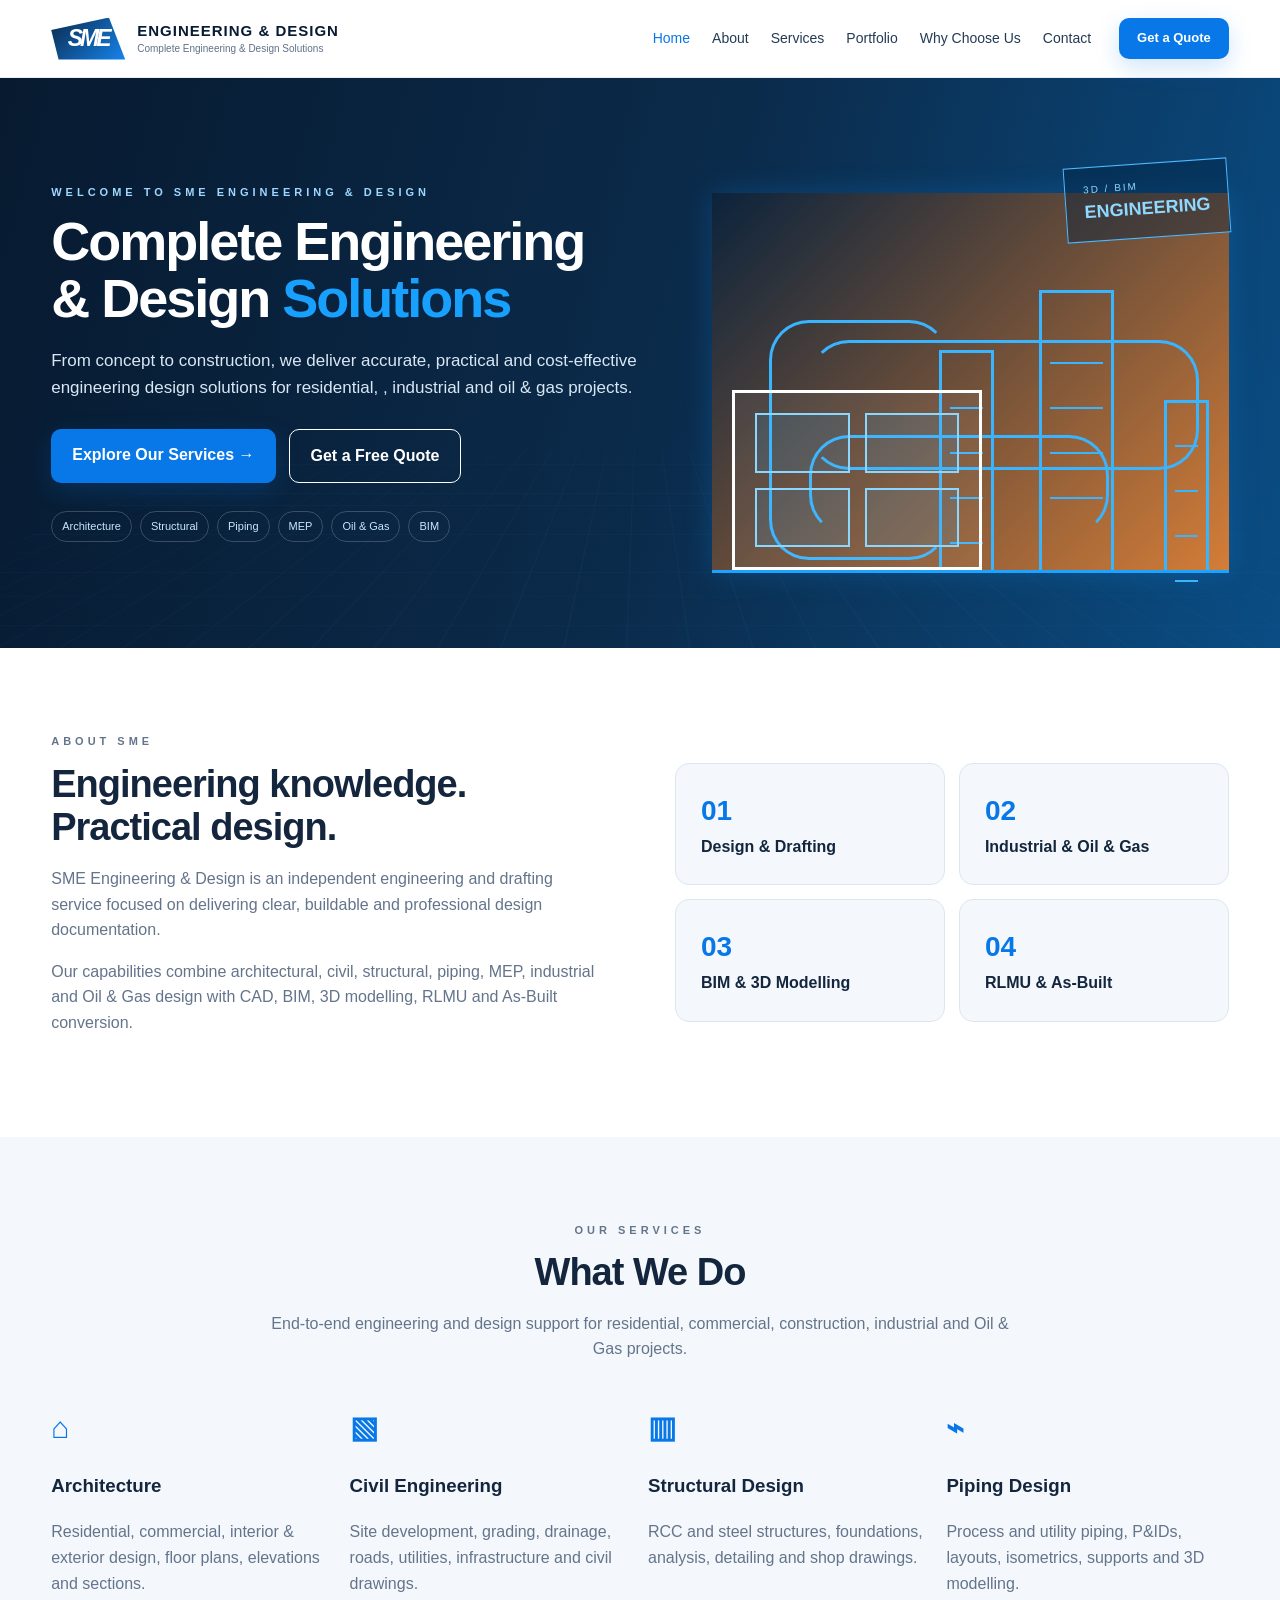
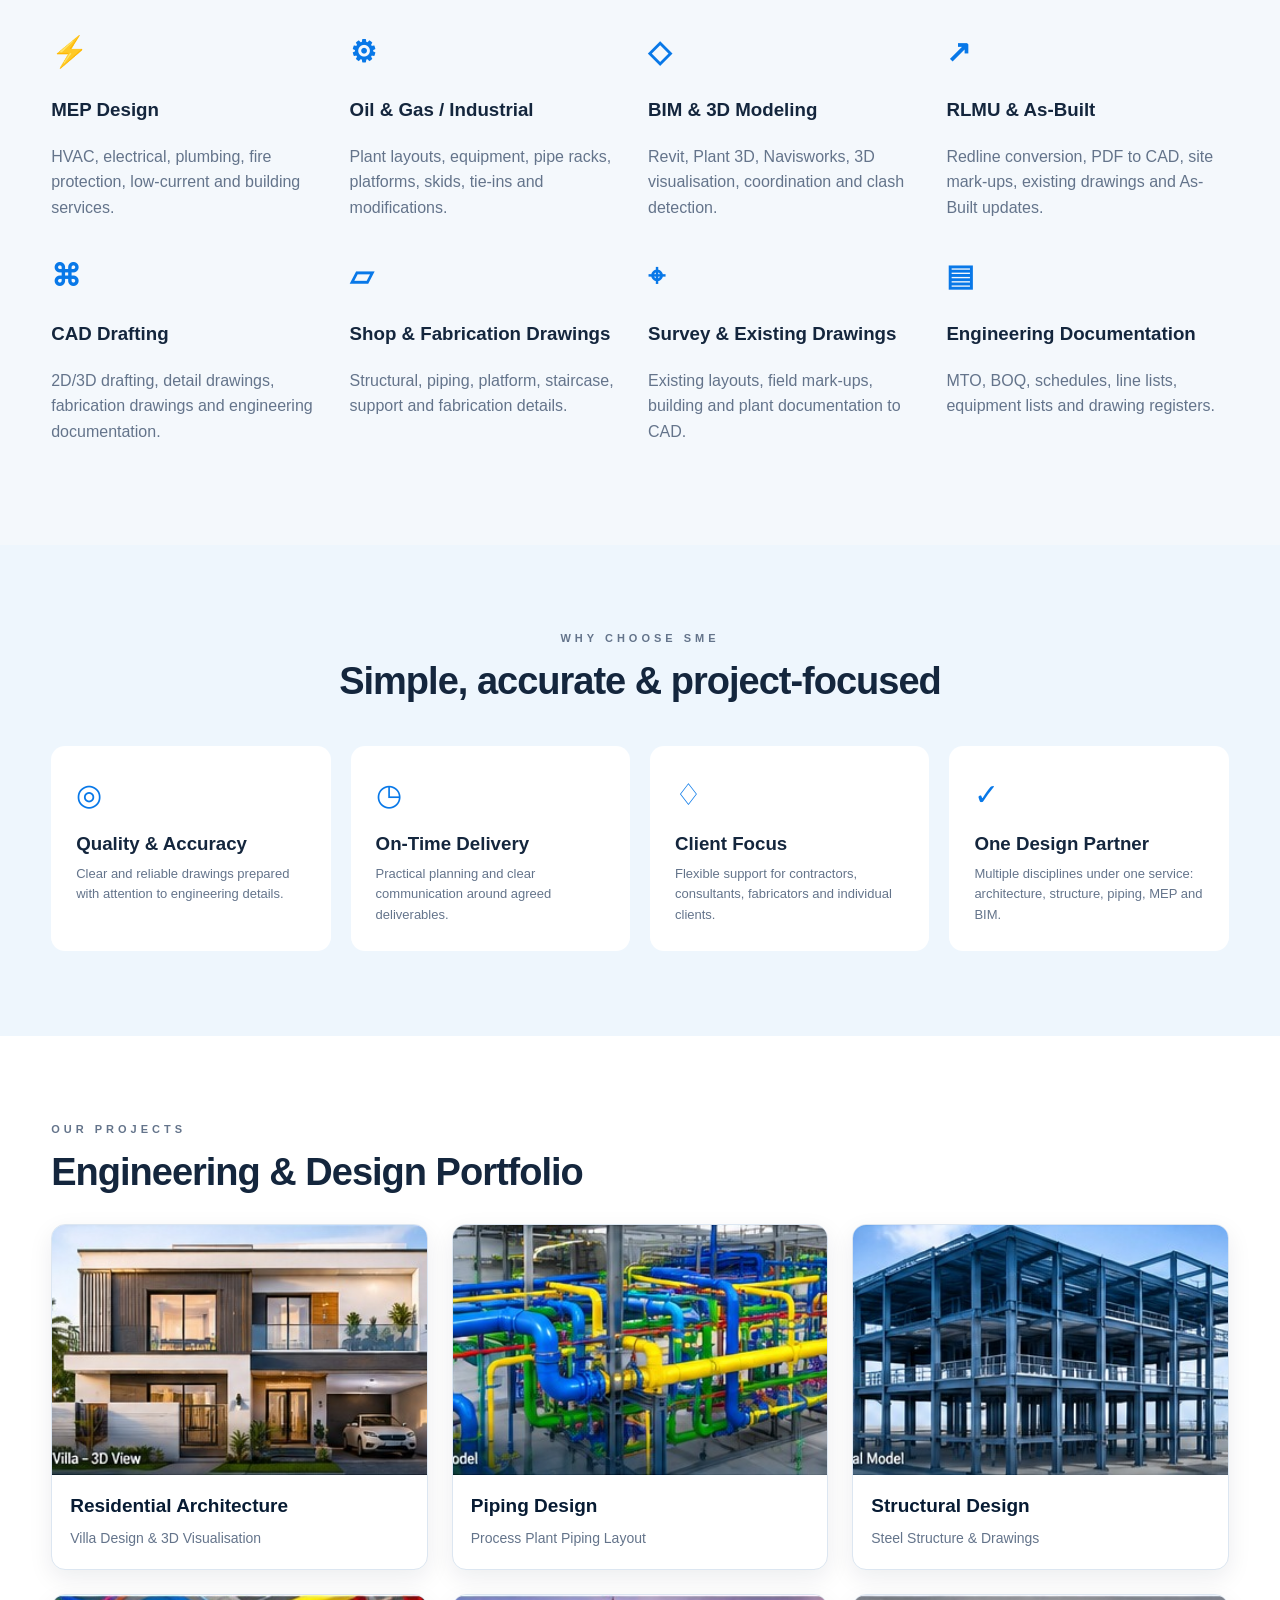
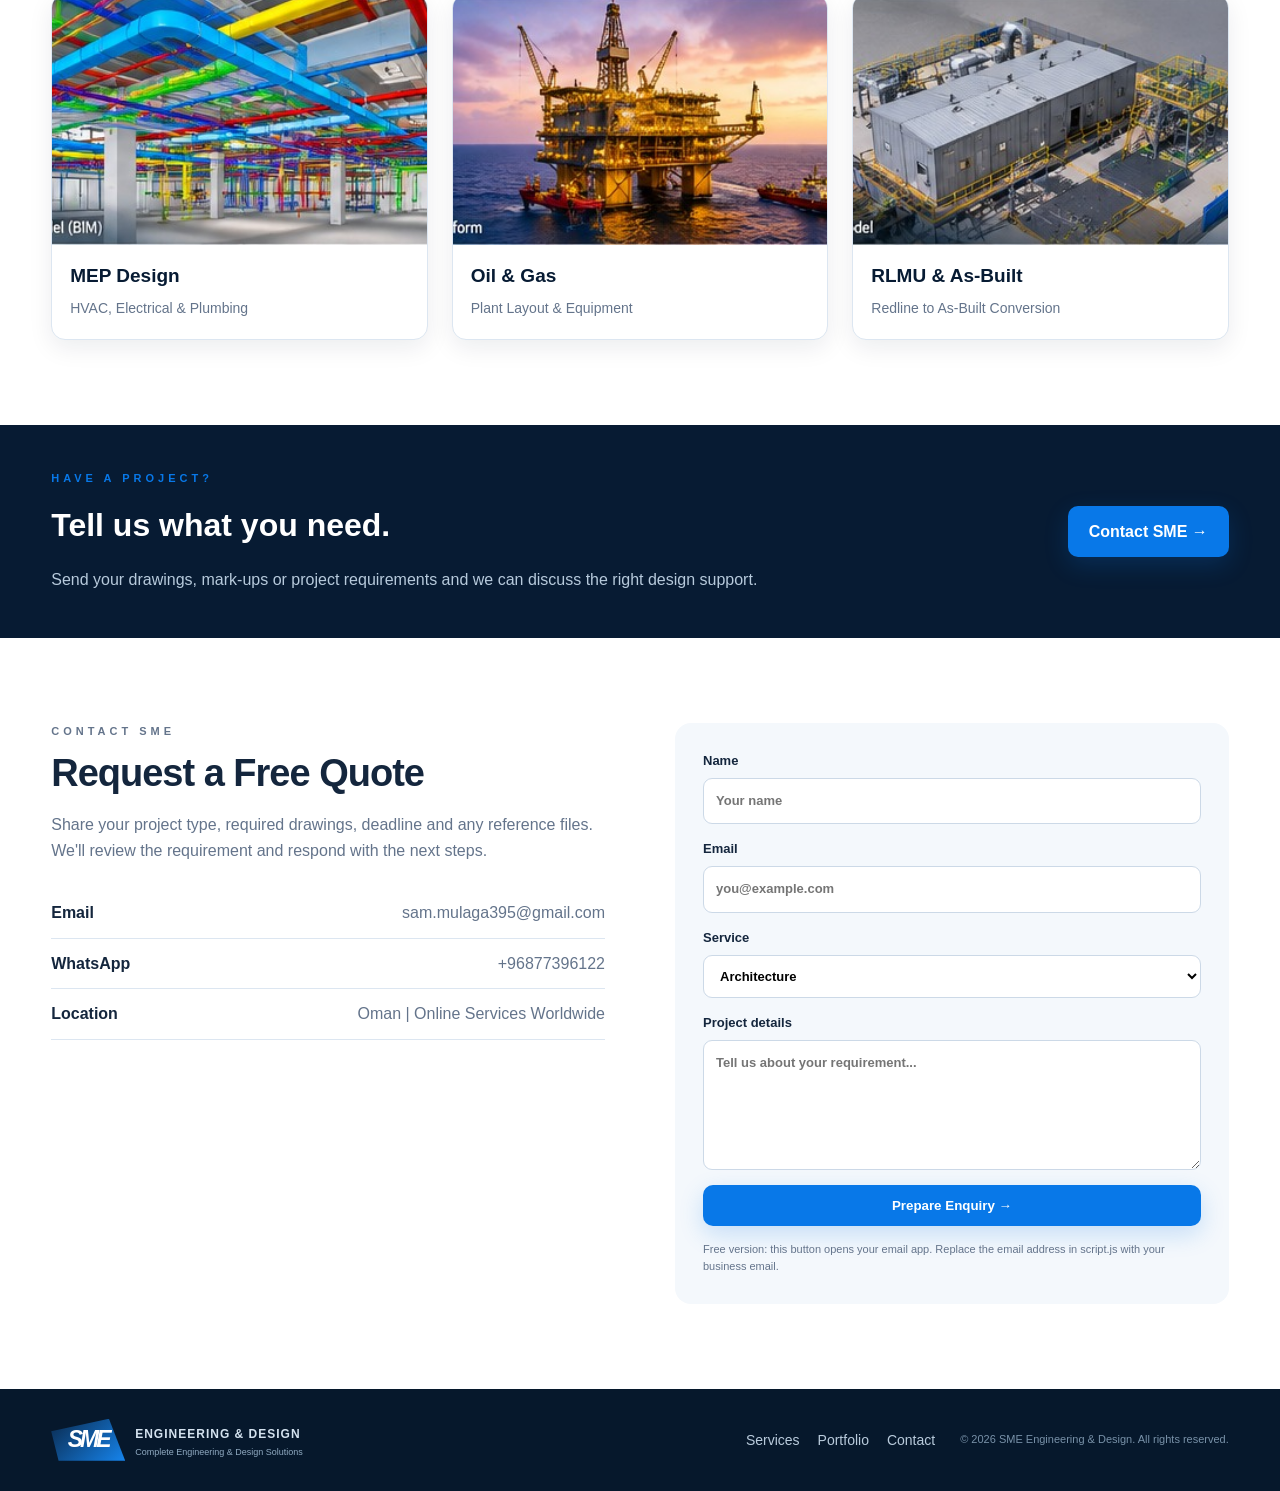
<file: index.html>
<!DOCTYPE html>
<html lang="en">
<head>
  <meta charset="UTF-8">
  <meta name="viewport" content="width=device-width, initial-scale=1.0">
  <meta name="description" content="SME Engineering & Design - Architecture, Civil, Structural, Piping, MEP, Oil & Gas, BIM, CAD, RLMU and As-Built services.">
  <title>SME Engineering & Design | Complete Engineering & Design Solutions</title>
  <meta name="google-site-verification" content="lSyqzB32HlOAqiGQVl1wLj9aMrMfGitOheNrt9rDZCI" />
  <link rel="stylesheet" href="style.css">
  <link rel="icon" type="image/png"
      href="/sme-engineering/favicon.png"
      sizes="512x512">
<link rel="apple-touch-icon"
      href="/sme-engineering/favicon.png">
</head>
<body>
<header class="header">
  <div class="container nav">
    <a class="brand" href="#home" aria-label="SME Engineering & Design home">
      <span class="logo-mark"><span>SME</span></span>
      <span class="brand-text"><strong>ENGINEERING & DESIGN</strong><small>Complete Engineering & Design Solutions</small></span>
    </a>
    <button class="menu-btn" aria-label="Open menu">☰</button>
    <nav class="nav-links">
      <a class="active" href="#home">Home</a>
      <a href="#about">About</a>
      <a href="#services">Services</a>
      <a href="#portfolio">Portfolio</a>
      <a href="#why">Why Choose Us</a>
      <a href="#contact">Contact</a>
    </nav>
    <a class="btn btn-small" href="https://wa.me/96877396122">Get a Quote</a>
  </div>
</header>
<main>
<section id="home" class="hero">
  <div class="hero-grid"></div>
  <div class="container hero-content">
    <div class="hero-copy">
      <p class="eyebrow">WELCOME TO SME ENGINEERING & DESIGN</p>
      <h1>Complete Engineering <br>&amp; Design <span>Solutions</span></h1>
      <p class="lead">From concept to construction, we deliver accurate, practical and cost-effective engineering design solutions for residential, , industrial and oil &amp; gas projects.</p>
      <div class="hero-actions">
        <a class="btn" href="#services">Explore Our Services →</a>
        <a class="btn btn-outline" href="https://wa.me/96877396122">Get a Free Quote</a>
      </div>
      <div class="hero-tags">
        <span>Architecture</span><span>Structural</span><span>Piping</span><span>MEP</span><span>Oil &amp; Gas</span><span>BIM</span>
      </div>
    </div>
    <div class="hero-visual" aria-hidden="true">
      <div class="plant">
        <div class="tower t1"></div><div class="tower t2"></div><div class="tower t3"></div>
        <div class="pipe p1"></div><div class="pipe p2"></div><div class="pipe p3"></div>
        <div class="building"><i></i><i></i><i></i><i></i></div>
      </div>
      <div class="blueprint"><span>3D / BIM</span><b>ENGINEERING</b></div>
    </div>
  </div>
</section>
<section id="about" class="section about">
  <div class="container split">
    <div>
      <p class="eyebrow">ABOUT SME</p>
      <h2>Engineering knowledge. Practical design.</h2>
      <p>SME Engineering &amp; Design is an independent engineering and drafting service focused on delivering clear, buildable and professional design documentation.</p>
      <p>Our capabilities combine architectural, civil, structural, piping, MEP, industrial and Oil &amp; Gas design with CAD, BIM, 3D modelling, RLMU and As-Built conversion.</p>
    </div>
    <div class="stats">
      <div><strong>01</strong><span>Design &amp; Drafting</span></div>
      <div><strong>02</strong><span>Industrial &amp; Oil &amp; Gas</span></div>
      <div><strong>03</strong><span>BIM &amp; 3D Modelling</span></div>
      <div><strong>04</strong><span>RLMU &amp; As-Built</span></div>
    </div>
  </div>
</section>
<section id="services" class="section services">
  <div class="container">
    <div class="section-head">
      <p class="eyebrow">OUR SERVICES</p>
      <h2>What We Do</h2>
      <p>End-to-end engineering and design support for residential, commercial, construction, industrial and Oil &amp; Gas projects.</p>
    </div>
    <div class="service-grid">
      <article class=""><div class="icon">⌂</div><h3>Architecture</h3><p>Residential, commercial, interior &amp; exterior design, floor plans, elevations and sections.</p></article>
      <article class=""><div class="icon">▧</div><h3>Civil Engineering</h3><p>Site development, grading, drainage, roads, utilities, infrastructure and civil drawings.</p></article>
      <article class=""><div class="icon">▥</div><h3>Structural Design</h3><p>RCC and steel structures, foundations, analysis, detailing and shop drawings.</p></article>
      <article class=""><div class="icon">⌁</div><h3>Piping Design</h3><p>Process and utility piping, P&amp;IDs, layouts, isometrics, supports and 3D modelling.</p></article>
      <article class=""><div class="icon">⚡</div><h3>MEP Design</h3><p>HVAC, electrical, plumbing, fire protection, low-current and building services.</p></article>
      <article class=""><div class="icon">⚙</div><h3>Oil &amp; Gas / Industrial</h3><p>Plant layouts, equipment, pipe racks, platforms, skids, tie-ins and modifications.</p></article>
      <article class=""><div class="icon">◇</div><h3>BIM &amp; 3D Modeling</h3><p>Revit, Plant 3D, Navisworks, 3D visualisation, coordination and clash detection.</p></article>
      <article class=" featured"><div class="icon">↗</div><h3>RLMU &amp; As-Built</h3><p>Redline conversion, PDF to CAD, site mark-ups, existing drawings and As-Built updates.</p></article>
      <article class=""><div class="icon">⌘</div><h3>CAD Drafting</h3><p>2D/3D drafting, detail drawings, fabrication drawings and engineering documentation.</p></article>
      <article class=""><div class="icon">▱</div><h3>Shop &amp; Fabrication Drawings</h3><p>Structural, piping, platform, staircase, support and fabrication details.</p></article>
      <article class=""><div class="icon">⌖</div><h3>Survey &amp; Existing Drawings</h3><p>Existing layouts, field mark-ups, building and plant documentation to CAD.</p></article>
      <article class=""><div class="icon">▤</div><h3>Engineering Documentation</h3><p>MTO, BOQ, schedules, line lists, equipment lists and drawing registers.</p></article>
    </div>
  </div>
</section>
<section id="why" class="section why">
  <div class="container">
    <div class="section-head">
      <p class="eyebrow">WHY CHOOSE SME</p>
      <h2>Simple, accurate &amp; project-focused</h2>
    </div>
    <div class="why-grid">
      <div><span>◎</span><h3>Quality &amp; Accuracy</h3><p>Clear and reliable drawings prepared with attention to engineering details.</p></div>
      <div><span>◷</span><h3>On-Time Delivery</h3><p>Practical planning and clear communication around agreed deliverables.</p></div>
      <div><span>♢</span><h3>Client Focus</h3><p>Flexible support for contractors, consultants, fabricators and individual clients.</p></div>
      <div><span>✓</span><h3>One Design Partner</h3><p>Multiple disciplines under one service: architecture, structure, piping, MEP and BIM.</p></div>
    </div>
  </div>
</section>
<section id="portfolio" class="section portfolio">
  <div class="container">
    <p class="eyebrow">OUR PROJECTS</p>
    <h2>Engineering & Design Portfolio</h2>

    <div class="portfolio-grid">

      <div class="project">
        <img src="images/portfolio/01_residential_architecture.jpg"
             alt="Residential Architecture" loading="lazy">
        <h3>Residential Architecture</h3>
        <p>Villa Design & 3D Visualisation</p>
      </div>

      <div class="project">
        <img src="images/portfolio/04_piping_3d_model.jpg"
             alt="Piping Design" loading="lazy">
        <h3>Piping Design</h3>
        <p>Process Plant Piping Layout</p>
      </div>

      <div class="project">
        <img src="images/portfolio/07_structural_3d_model.jpg"
             alt="Structural Design" loading="lazy">
        <h3>Structural Design</h3>
        <p>Steel Structure & Drawings</p>
      </div>

      <div class="project">
        <img src="images/portfolio/10_mep_3d_bim_model.jpg"
             alt="MEP Design" loading="lazy">
        <h3>MEP Design</h3>
        <p>HVAC, Electrical & Plumbing</p>
      </div>

      <div class="project">
        <img src="images/portfolio/13_oil_gas_offshore_platform.jpg"
             alt="Oil and Gas Engineering" loading="lazy">
        <h3>Oil & Gas</h3>
        <p>Plant Layout & Equipment</p>
      </div>

      <div class="project">
        <img src="images/portfolio/16_rlmu_3d_model.jpg"
             alt="RLMU and As-Built" loading="lazy">
        <h3>RLMU & As-Built</h3>
        <p>Redline to As-Built Conversion</p>
      </div>

    </div>
  </div>
</section>
<section class="cta">
  <div class="container cta-inner">
    <div><p class="eyebrow">HAVE A PROJECT?</p><h2>Tell us what you need.</h2><p>Send your drawings, mark-ups or project requirements and we can discuss the right design support.</p></div>
    <a class="btn" href="#contact">Contact SME →</a>
  </div>
</section>

<section id="contact" class="section contact">
  <div class="container contact-grid">
    <div>
      <p class="eyebrow">CONTACT SME</p>
      <h2>Request a Free Quote</h2>
      <p>Share your project type, required drawings, deadline and any reference files. We'll review the requirement and respond with the next steps.</p>
      <div class="contact-list">
        <div><b>Email</b><span>sam.mulaga395@gmail.com</span></div>
        <div><b>WhatsApp</b><span>+96877396122</span></div>
        <div><b>Location</b><span>Oman | Online Services Worldwide</span></div>
      </div>
    </div>
    <form class="quote-form" onsubmit="sendQuote(event)">
      <label>Name<input id="name" required placeholder="Your name"></label>
      <label>Email<input id="email" type="email" required placeholder="you@example.com"></label>
      <label>Service<select id="service"><option>Architecture</option><option>Civil / Structural</option><option>Piping / P&ID</option><option>MEP / Electrical</option><option>Oil & Gas / Industrial</option><option>BIM / 3D</option><option>RLMU / As-Built</option><option>CAD Drafting</option><option>Other</option></select></label>
      <label>Project details<textarea id="details" required rows="5" placeholder="Tell us about your requirement..."></textarea></label>
      <button class="btn" type="submit">Prepare Enquiry →</button>
      <small>Free version: this button opens your email app. Replace the email address in script.js with your business email.</small>
    </form>
  </div>
</section>
</main>

<footer class="footer">
  <div class="container footer-inner">
    <div class="footer-brand"><span class="logo-mark"><span>SME</span></span><div><b>ENGINEERING &amp; DESIGN</b><small>Complete Engineering &amp; Design Solutions</small></div></div>
    <div class="footer-links"><a href="#services">Services</a><a href="#portfolio">Portfolio</a><a href="#contact">Contact</a></div>
    <p>© <span id="year"></span> SME Engineering &amp; Design. All rights reserved.</p>
  </div>
</footer>
<script src="script.js"></script>
</body>
</html>
</file>
<file: style.css>
:root{
  --navy:#071b33;--navy2:#0d2b4c;--blue:#0878e8;--blue2:#18a0ff;--ink:#14263d;
  --muted:#64748b;--line:#dce6f1;--light:#f4f8fc;--white:#fff;
}
*{box-sizing:border-box}html{scroll-behavior:smooth}body{margin:0;font-family:Inter,Segoe UI,Arial,sans-serif;color:var(--ink);background:#fff;line-height:1.6}
.container{width:min(1180px,92%);margin:auto}.header{height:78px;background:#fff;border-bottom:1px solid #e7edf4;position:sticky;top:0;z-index:20}.nav{height:100%;display:flex;align-items:center;gap:28px}.brand{display:flex;align-items:center;gap:12px;text-decoration:none;color:var(--navy);margin-right:auto}.logo-mark{width:74px;height:42px;display:grid;place-items:center;position:relative;font-weight:900;font-size:23px;font-style:italic;letter-spacing:-3px;color:#fff;background:linear-gradient(135deg,#0a2a4e,#1684ec);clip-path:polygon(0 30%,78% 0,100% 100%,10% 100%)}.brand-text{display:flex;flex-direction:column;line-height:1.1}.brand-text strong{font-size:15px;letter-spacing:1px}.brand-text small{font-size:10px;color:#5f7187;margin-top:4px}.nav-links{display:flex;gap:22px}.nav-links a,.footer-links a{color:#243b55;text-decoration:none;font-size:14px}.nav-links a:hover,.nav-links .active{color:var(--blue)}.btn{display:inline-block;background:var(--blue);color:#fff;text-decoration:none;border:0;border-radius:10px;padding:13px 21px;font-weight:700;cursor:pointer;box-shadow:0 8px 24px rgba(8,120,232,.2)}.btn:hover{transform:translateY(-1px);background:#066dd4}.btn-small{padding:10px 18px;font-size:13px}.btn-outline{background:transparent;border:1px solid #fff;color:#fff;box-shadow:none}.menu-btn{display:none;border:0;background:none;font-size:26px}
.hero{position:relative;min-height:570px;overflow:hidden;background:linear-gradient(105deg,#071a30 0%,#0b2b4b 53%,#0a4d84 100%);color:#fff}.hero-grid{position:absolute;inset:0;opacity:.25;background-image:linear-gradient(rgba(45,165,255,.18) 1px,transparent 1px),linear-gradient(90deg,rgba(45,165,255,.18) 1px,transparent 1px);background-size:45px 45px;transform:perspective(500px) rotateX(55deg) scale(1.4);transform-origin:bottom}.hero-content{position:relative;min-height:570px;display:grid;grid-template-columns:1.1fr .9fr;align-items:center;gap:30px}.eyebrow{font-size:11px;letter-spacing:4px;font-weight:800;color:var(--blue);margin:0 0 12px}.hero .eyebrow{color:#9ed7ff}.hero h1{font-size:54px;line-height:1.05;margin:0 0 20px;letter-spacing:-2px}.hero h1 span{color:#18a0ff}.lead{font-size:17px;max-width:610px;color:#d8e7f4}.hero-actions{display:flex;gap:13px;margin:28px 0}.hero-tags{display:flex;gap:8px;flex-wrap:wrap}.hero-tags span{font-size:11px;padding:6px 10px;border:1px solid rgba(255,255,255,.2);border-radius:30px;color:#c8e6fb}.hero-visual{height:420px;position:relative}.plant{position:absolute;inset:40px 0 0 0;border-bottom:3px solid #1ca2ff;background:linear-gradient(180deg,transparent 0 60%,rgba(8,119,232,.08) 60%);filter:drop-shadow(0 0 14px rgba(20,150,255,.22))}.tower{position:absolute;bottom:0;border:3px solid #39b4ff;border-bottom:0}.t1{height:280px;width:75px;right:115px}.t2{height:220px;width:55px;right:235px}.t3{height:170px;width:45px;right:20px}.tower:before,.tower:after{content:"";position:absolute;left:8px;right:8px;height:2px;background:#39b4ff;top:25%;box-shadow:0 45px #39b4ff,0 90px #39b4ff,0 135px #39b4ff}.pipe{position:absolute;border:3px solid #39b4ff;border-radius:40px}.p1{width:390px;height:130px;right:30px;bottom:100px;border-left-color:transparent}.p2{width:300px;height:100px;right:120px;bottom:35px;border-bottom-color:transparent}.p3{width:180px;height:240px;right:280px;bottom:10px;border-right-color:transparent}.building{position:absolute;bottom:0;left:20px;width:250px;height:180px;border:3px solid #fff;background:rgba(255,255,255,.05);padding:20px;display:grid;grid-template-columns:repeat(2,1fr);gap:15px}.building i{border:2px solid #8bd7ff;background:rgba(24,160,255,.12)}.blueprint{position:absolute;right:0;top:10px;border:1px solid #4db9ff;color:#8fd8ff;padding:14px 18px;transform:rotate(-4deg);background:rgba(0,30,60,.4)}.blueprint span{display:block;font-size:10px;letter-spacing:2px}.blueprint b{font-size:18px}
.section{padding:85px 0}.about{background:#fff}.split{display:grid;grid-template-columns:1fr 1fr;gap:70px;align-items:center}.section h2{font-size:38px;line-height:1.15;margin:0 0 15px;letter-spacing:-1px}.section p{color:var(--muted)}.stats{display:grid;grid-template-columns:1fr 1fr;gap:14px}.stats div{border:1px solid var(--line);padding:25px;border-radius:14px;background:var(--light)}.stats strong{display:block;font-size:28px;color:var(--blue)}.stats span{font-weight:700}.services{background:var(--light)}.section-head{text-align:center;max-width:760px;margin:0 auto 42px}.section-head.left{text-align:left;margin-left:0}.service-grid{display:grid;grid-template-columns:repeat(4,1fr);gap:16px}.card{background:#fff;border:1px solid var(--line);padding:25px 20px;border-radius:14px;transition:.2s}.card:hover{transform:translateY(-4px);box-shadow:0 15px 35px rgba(7,27,51,.08)}.card.featured{border-color:#8cc9ff;box-shadow:inset 0 3px var(--blue)}.icon{font-size:30px;color:var(--blue);font-weight:800;margin-bottom:10px}.card h3{margin:0 0 7px;font-size:17px}.card p{font-size:13px;margin:0}.why{background:#eef6fd}.why-grid{display:grid;grid-template-columns:repeat(4,1fr);gap:20px}.why-grid div{background:#fff;padding:25px;border-radius:14px}.why-grid span{font-size:30px;color:var(--blue)}.why-grid h3{margin:10px 0 5px}.why-grid p{font-size:13px;margin:0}.portfolio-grid{display:grid;grid-template-columns:repeat(3,1fr);gap:18px}.project{border:1px solid var(--line);border-radius:14px;overflow:hidden;background:#fff}.project-art{height:175px;position:relative;overflow:hidden;background:#0a2844}.project-art:after{content:"";position:absolute;inset:15px;border:1px solid rgba(110,205,255,.6);background:linear-gradient(135deg,transparent 35%,rgba(20,150,255,.22));}.villa{background:linear-gradient(145deg,#152f48,#7a9cb5)}.piping{background:radial-gradient(circle at 30% 40%,#2b9de8 0 5%,transparent 6%),linear-gradient(135deg,#09213a,#14659a)}.steel{background:linear-gradient(135deg,#253b50,#081a2b)}.mep{background:linear-gradient(135deg,#154f73,#48a9d8)}.plant{background:linear-gradient(135deg,#0b233c,#d47d37)}.rlmu{background:repeating-linear-gradient(25deg,#eef2f5 0 9px,#fff 9px 18px)}.project h3{margin:16px 16px 2px;font-size:16px}.project p{margin:0 16px 18px;font-size:12px;color:var(--muted)}.cta{background:var(--navy);color:#fff;padding:45px 0}.cta-inner{display:flex;align-items:center;justify-content:space-between;gap:30px}.cta h2{margin:0;font-size:32px}.cta p:not(.eyebrow){color:#b7cadc;margin-bottom:0}.contact{background:#fff}.contact-grid{display:grid;grid-template-columns:1fr 1fr;gap:70px}.contact-list{margin-top:25px}.contact-list div{padding:12px 0;border-bottom:1px solid var(--line);display:flex;justify-content:space-between;gap:20px}.contact-list span{color:var(--muted)}.quote-form{display:grid;gap:15px;background:var(--light);padding:28px;border-radius:16px}.quote-form label{font-size:13px;font-weight:700}.quote-form input,.quote-form select,.quote-form textarea{display:block;width:100%;margin-top:6px;border:1px solid #ccd9e7;border-radius:9px;padding:12px;font:inherit;background:#fff}.quote-form small{font-size:11px;color:var(--muted)}.footer{background:#06182c;color:#d4e2ef;padding:30px 0}.footer-inner{display:flex;align-items:center;gap:25px}.footer-brand{display:flex;align-items:center;gap:10px;margin-right:auto}.footer-brand b{font-size:12px;letter-spacing:1px}.footer-brand small{display:block;font-size:9px;color:#91abc2}.footer-links{display:flex;gap:18px}.footer-links a{color:#b9cbdc}.footer p{font-size:11px;color:#7891a8;margin:0}
@media(max-width:1000px){.nav-links{display:none}.menu-btn{display:block}.nav .btn-small{display:none}.hero-content{grid-template-columns:1fr}.hero-visual{display:none}.service-grid{grid-template-columns:repeat(3,1fr)}.why-grid{grid-template-columns:repeat(2,1fr)}}
@media(max-width:700px){.brand-text{display:none}.hero h1{font-size:40px}.section{padding:60px 0}.split,.contact-grid{grid-template-columns:1fr;gap:35px}.service-grid,.portfolio-grid{grid-template-columns:1fr 1fr}.cta-inner{display:block}.cta .btn{margin-top:20px}.footer-inner{display:block}.footer-links{margin:20px 0}.stats{grid-template-columns:1fr 1fr}}
@media(max-width:480px){.service-grid,.portfolio-grid,.why-grid{grid-template-columns:1fr}.hero-actions{flex-direction:column}.hero-actions .btn{text-align:center}.contact-list div{display:block}.contact-list span{display:block;margin-top:3px}}

@media(max-width:1000px){
  .nav-links.mobile-open{
    display:flex;position:absolute;top:78px;left:0;right:0;background:#fff;
    padding:18px 5%;flex-direction:column;gap:14px;border-bottom:1px solid var(--line);
    box-shadow:0 12px 25px rgba(0,0,0,.08)
  }
}
/* =====================================================
   SME ENGINEERING & DESIGN
   PREMIUM 3D BLUE PORTFOLIO
===================================================== */

.portfolio-section {
  position: relative;
  padding: 110px 0;
  background:
    linear-gradient(
      180deg,
      #f4f8fc 0%,
      #ffffff 50%,
      #f4f8fc 100%
    );
  overflow: hidden;
}


/* Decorative background */

.portfolio-section::before {
  content: "";
  position: absolute;
  width: 500px;
  height: 500px;
  top: -220px;
  right: -180px;
  background: radial-gradient(
    circle,
    rgba(24,160,255,0.13),
    transparent 70%
  );
  pointer-events: none;
}

.portfolio-section::after {
  content: "";
  position: absolute;
  width: 400px;
  height: 400px;
  bottom: -200px;
  left: -180px;
  background: radial-gradient(
    circle,
    rgba(8,120,232,0.10),
    transparent 70%
  );
  pointer-events: none;
}


/* Container */

.portfolio-container {
  position: relative;
  z-index: 2;
  width: min(1180px, 92%);
  margin: auto;
}


/* Heading */

.section-heading {
  max-width: 760px;
  margin: 0 auto 50px;
  text-align: center;
}

.section-tag {
  display: inline-block;
  margin-bottom: 12px;
  padding: 7px 16px;
  border-radius: 30px;
  background: rgba(8,120,232,0.09);
  color: #0878e8;
  font-size: 12px;
  font-weight: 800;
  letter-spacing: 2px;
}

.section-heading h2 {
  margin: 0 0 15px;
  color: #071b33;
  font-size: clamp(34px, 5vw, 52px);
  line-height: 1.1;
  font-weight: 800;
}

.section-heading h2 span {
  color: #0878e8;
}

.section-heading p {
  margin: 0 auto;
  max-width: 680px;
  color: #64748b;
  font-size: 16px;
  line-height: 1.8;
}


/* =====================================================
   FILTER BUTTONS
===================================================== */

.portfolio-filters {
  display: flex;
  justify-content: center;
  align-items: center;
  flex-wrap: wrap;
  gap: 10px;
  margin-bottom: 45px;
}

.portfolio-filter {
  border: 1px solid #dce6f1;
  background: #ffffff;
  color: #14263d;
  padding: 11px 20px;
  border-radius: 30px;
  font-family: inherit;
  font-size: 13px;
  font-weight: 700;
  cursor: pointer;
  transition: all 0.3s ease;
}

.portfolio-filter:hover {
  border-color: #0878e8;
  color: #0878e8;
  transform: translateY(-2px);
}

.portfolio-filter.active {
  color: #ffffff;
  border-color: #0878e8;
  background: linear-gradient(
    135deg,
    #0878e8,
    #18a0ff
  );
  box-shadow:
    0 8px 22px rgba(8,120,232,0.25);
}


/* =====================================================
   PORTFOLIO GRID
===================================================== */

.portfolio-grid {
  display: grid;
  grid-template-columns: repeat(3, 1fr);
  gap: 28px;
}


/* =====================================================
   PORTFOLIO CARD
===================================================== */

.portfolio-card {
  position: relative;
  background: #ffffff;
  border: 1px solid #dce6f1;
  border-radius: 20px;
  overflow: hidden;
  box-shadow:
    0 10px 35px rgba(7,27,51,0.07);
  transition:
    transform 0.4s ease,
    box-shadow 0.4s ease,
    border-color 0.4s ease;
}

.portfolio-card:hover {
  transform: translateY(-10px);
  border-color: rgba(8,120,232,0.35);
  box-shadow:
    0 25px 55px rgba(7,27,51,0.15);
}


/* =====================================================
   PORTFOLIO IMAGE
===================================================== */

.portfolio-image {
  position: relative;
  height: 270px;
  overflow: hidden;
  background:
    linear-gradient(
      135deg,
      #071b33,
      #0d2b4c
    );
}

.portfolio-image img {
  width: 100%;
  height: 100%;
  object-fit: cover;
  display: block;
  transition:
    transform 0.7s ease,
    filter 0.5s ease;
}

.portfolio-card:hover .portfolio-image img {
  transform: scale(1.08);
  filter: brightness(0.72);
}


/* =====================================================
   IMAGE OVERLAY
===================================================== */

.portfolio-overlay {
  position: absolute;
  inset: 0;
  display: flex;
  flex-direction: column;
  justify-content: flex-end;
  padding: 28px;
  opacity: 0;
  background:
    linear-gradient(
      180deg,
      rgba(7,27,51,0.05) 20%,
      rgba(7,27,51,0.92) 100%
    );
  transform: translateY(10px);
  transition:
    opacity 0.4s ease,
    transform 0.4s ease;
}

.portfolio-card:hover .portfolio-overlay {
  opacity: 1;
  transform: translateY(0);
}

.portfolio-overlay span {
  margin-bottom: 7px;
  color: #18a0ff;
  font-size: 11px;
  font-weight: 800;
  letter-spacing: 1.5px;
}

.portfolio-overlay h3 {
  margin: 0 0 16px;
  color: #ffffff;
  font-size: 22px;
  line-height: 1.2;
}

.portfolio-view {
  display: inline-flex;
  width: fit-content;
  align-items: center;
  color: #ffffff;
  text-decoration: none;
  font-size: 13px;
  font-weight: 700;
  border-bottom: 1px solid rgba(255,255,255,0.5);
  padding-bottom: 4px;
  transition: all 0.3s ease;
}

.portfolio-view:hover {
  color: #18a0ff;
  border-color: #18a0ff;
}


/* =====================================================
   PORTFOLIO INFORMATION
===================================================== */

.portfolio-info {
  padding: 23px 24px 27px;
}

.portfolio-info > span {
  display: block;
  margin-bottom: 8px;
  color: #0878e8;
  font-size: 10px;
  font-weight: 800;
  letter-spacing: 1.5px;
}

.portfolio-info h3 {
  margin: 0 0 9px;
  color: #071b33;
  font-size: 20px;
  line-height: 1.3;
}

.portfolio-info p {
  margin: 0;
  color: #64748b;
  font-size: 14px;
  line-height: 1.7;
}


/* =====================================================
   FILTER ANIMATION
===================================================== */

.portfolio-card.portfolio-hidden {
  display: none;
}

.portfolio-card.portfolio-show {
  animation: portfolioShow 0.45s ease both;
}

@keyframes portfolioShow {
  from {
    opacity: 0;
    transform: translateY(15px);
  }

  to {
    opacity: 1;
    transform: translateY(0);
  }
}


/* =====================================================
   TABLET
===================================================== */

@media (max-width: 950px) {

  .portfolio-grid {
    grid-template-columns: repeat(2, 1fr);
  }

}


/* =====================================================
   MOBILE
===================================================== */

@media (max-width: 650px) {

  .portfolio-section {
    padding: 80px 0;
  }

  .section-heading {
    margin-bottom: 35px;
  }

  .section-heading h2 {
    font-size: 34px;
  }

  .portfolio-filters {
    justify-content: flex-start;
    overflow-x: auto;
    flex-wrap: nowrap;
    padding-bottom: 8px;
  }

  .portfolio-filter {
    white-space: nowrap;
    flex-shrink: 0;
  }

  .portfolio-grid {
    grid-template-columns: 1fr;
    gap: 22px;
  }

  .portfolio-image {
    height: 250px;
  }

}
/* =====================================================
   SME ENGINEERING & DESIGN - PORTFOLIO FINAL CSS
===================================================== */

.portfolio-grid {
  display: grid;
  grid-template-columns: repeat(3, minmax(0, 1fr));
  gap: 24px;
  margin-top: 30px;
}

.portfolio-grid .project {
  position: relative;
  overflow: hidden;
  background: #ffffff;
  border: 1px solid #dce6f1;
  border-radius: 14px;
  box-shadow: 0 8px 24px rgba(7, 27, 51, 0.08);
  transition: transform 0.35s ease, box-shadow 0.35s ease;
}

.portfolio-grid .project:hover {
  transform: translateY(-6px);
  box-shadow: 0 16px 34px rgba(7, 27, 51, 0.16);
}

.portfolio-grid .project img {
  display: block;
  width: 100%;
  height: 250px;
  object-fit: cover;
  background: linear-gradient(135deg, #071b33, #0d2b4c);
  transition: transform 0.6s ease, filter 0.4s ease;
}

.portfolio-grid .project:hover img {
  transform: scale(1.05);
  filter: brightness(0.85);
}

.portfolio-grid .project h3 {
  margin: 0;
  padding: 18px 18px 8px;
  color: #071b33;
  font-size: 19px;
  line-height: 1.35;
}

.portfolio-grid .project p {
  margin: 0;
  padding: 0 18px 20px;
  color: #64748b;
  font-size: 14px;
  line-height: 1.6;
}

/* Portfolio responsive layout */
@media (max-width: 900px) {
  .portfolio-grid {
    grid-template-columns: repeat(2, minmax(0, 1fr));
    gap: 18px;
  }

  .portfolio-grid .project img {
    height: 220px;
  }
}

@media (max-width: 600px) {
  .portfolio-grid {
    grid-template-columns: 1fr;
    gap: 20px;
  }

  .portfolio-grid .project img {
    height: 240px;
  }
}
</file>
